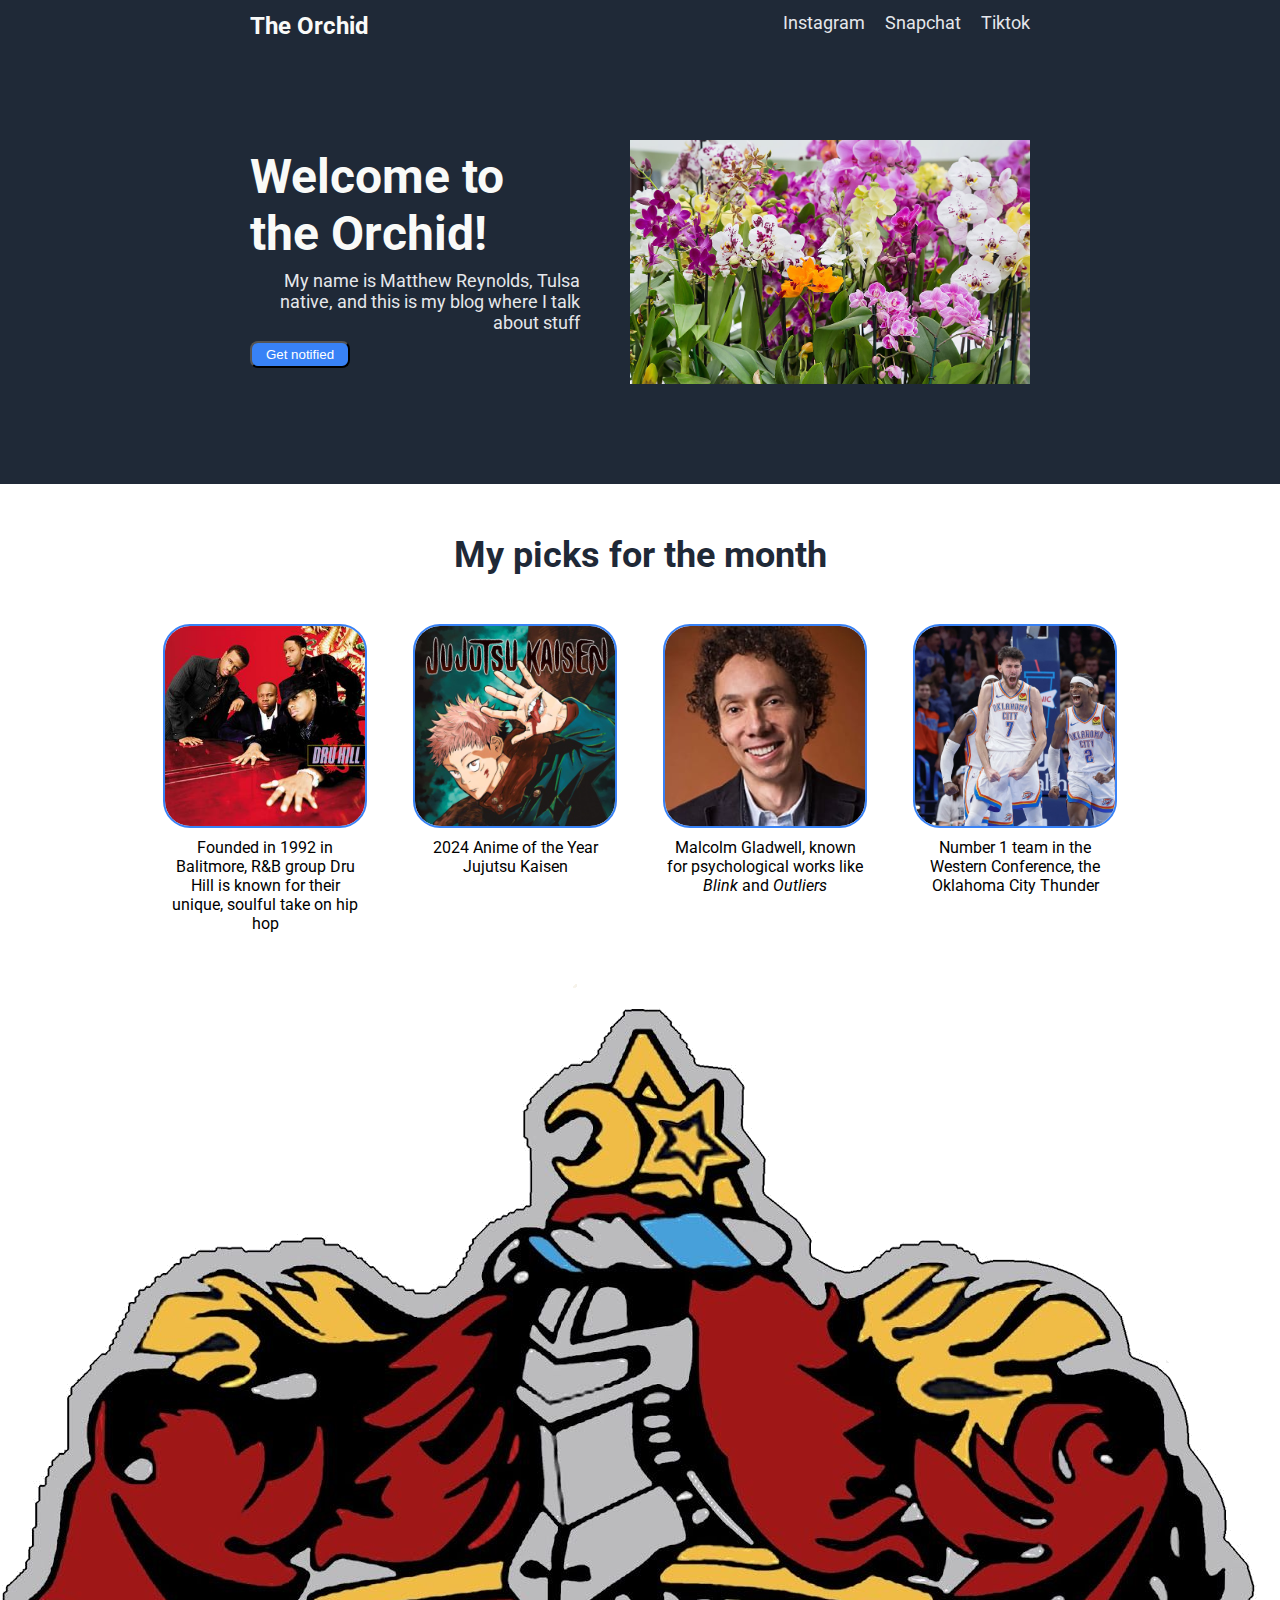
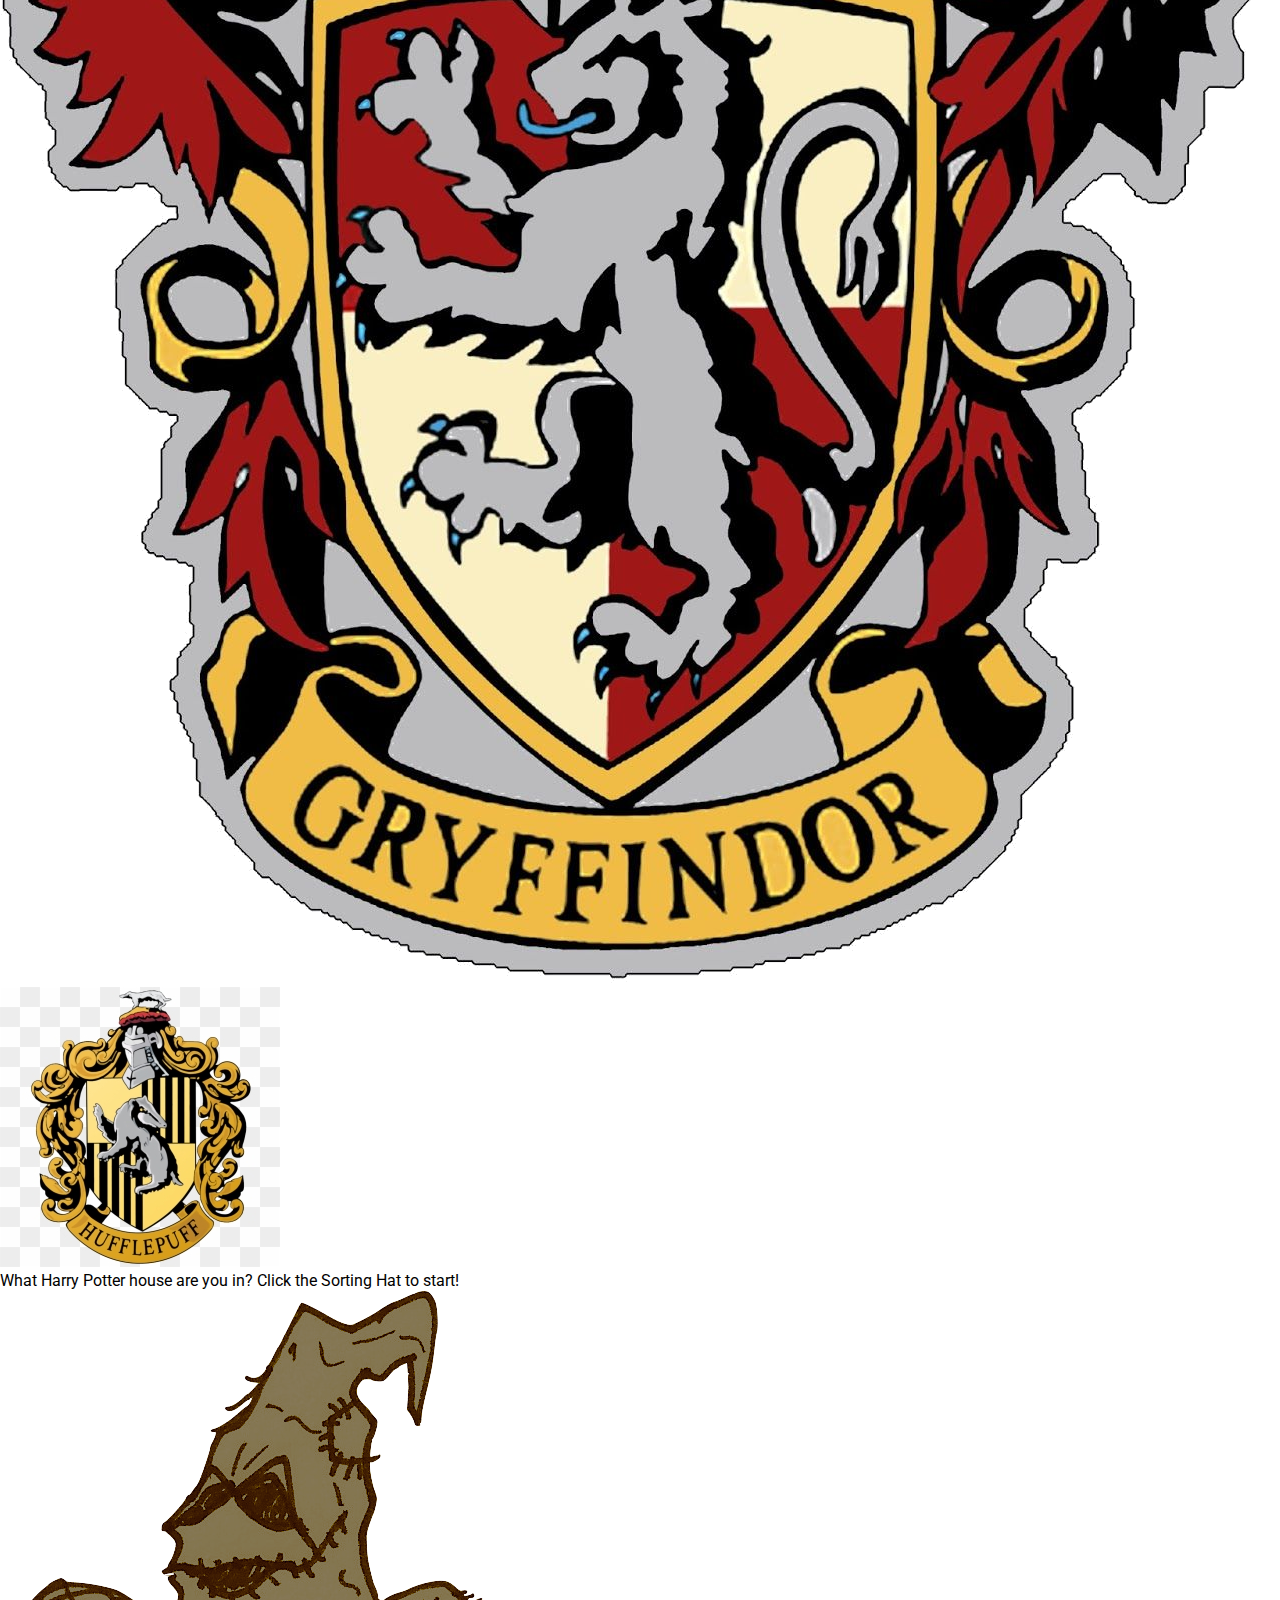
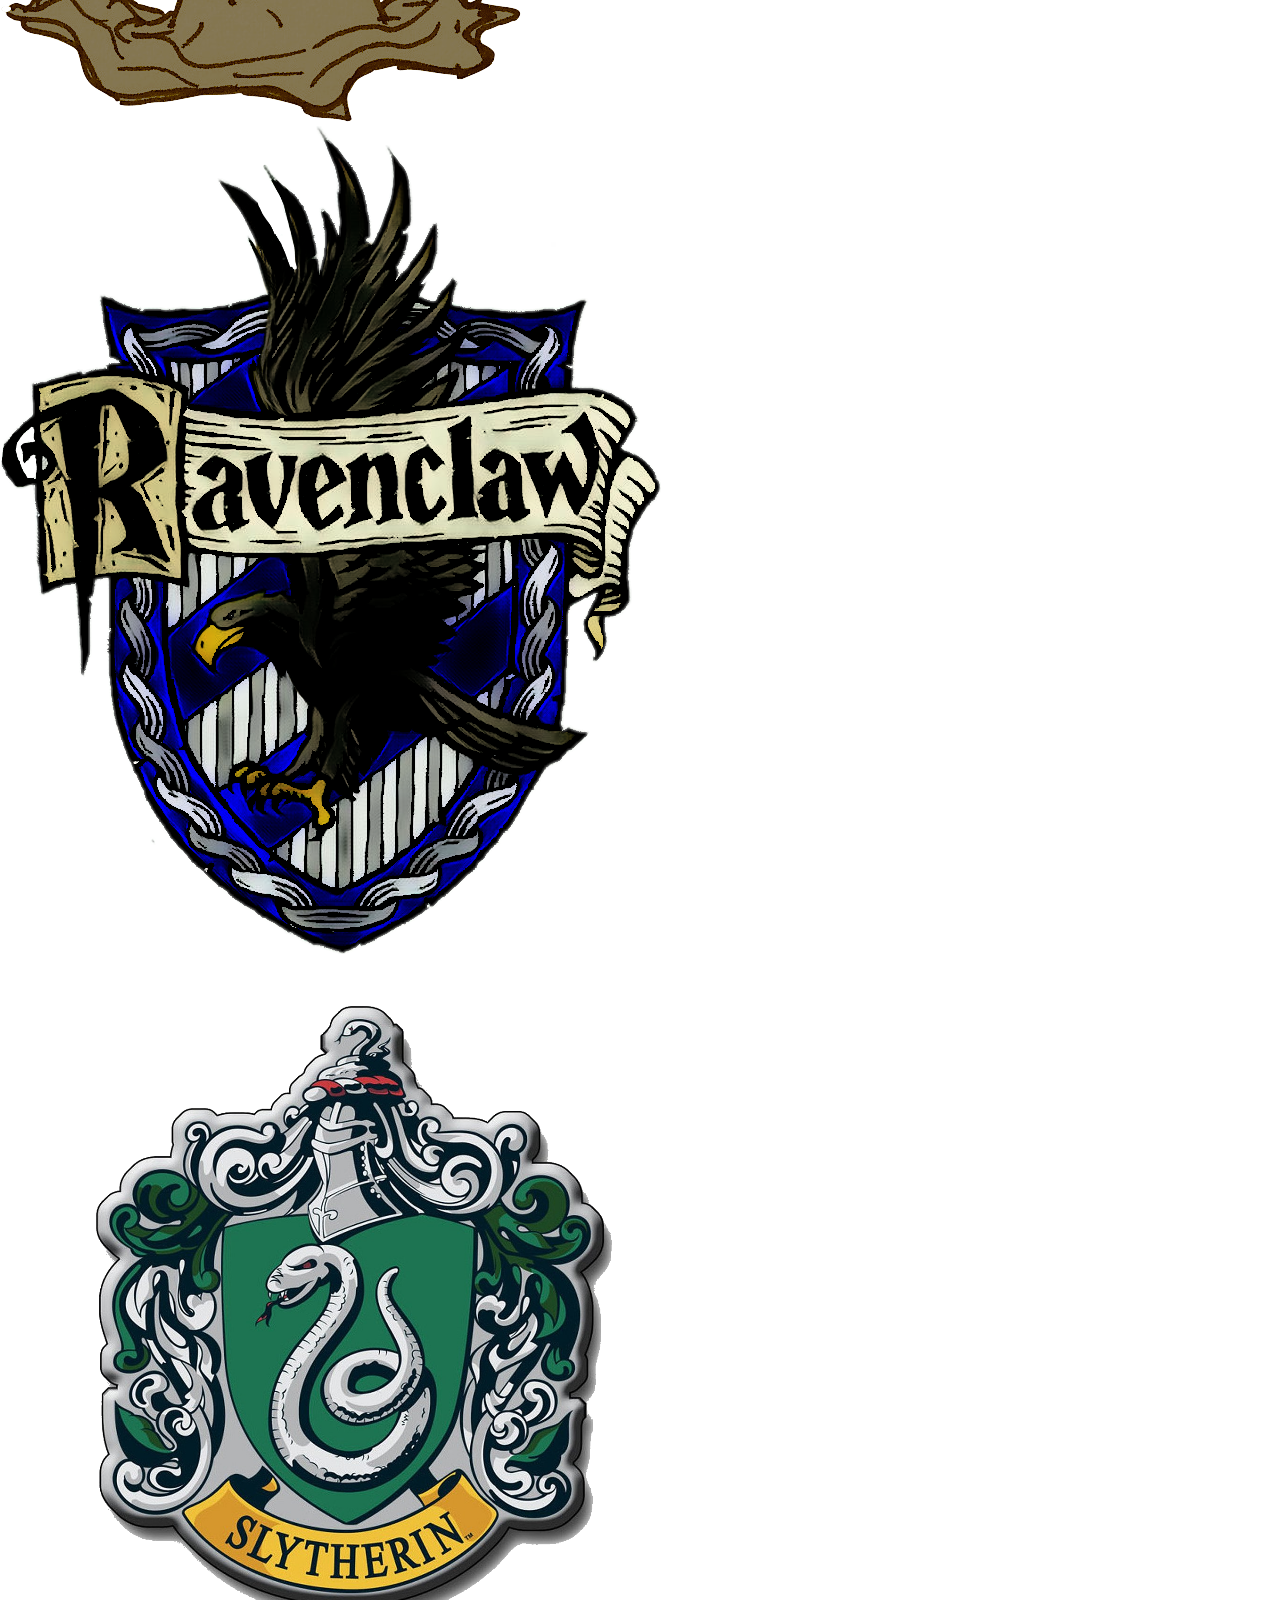
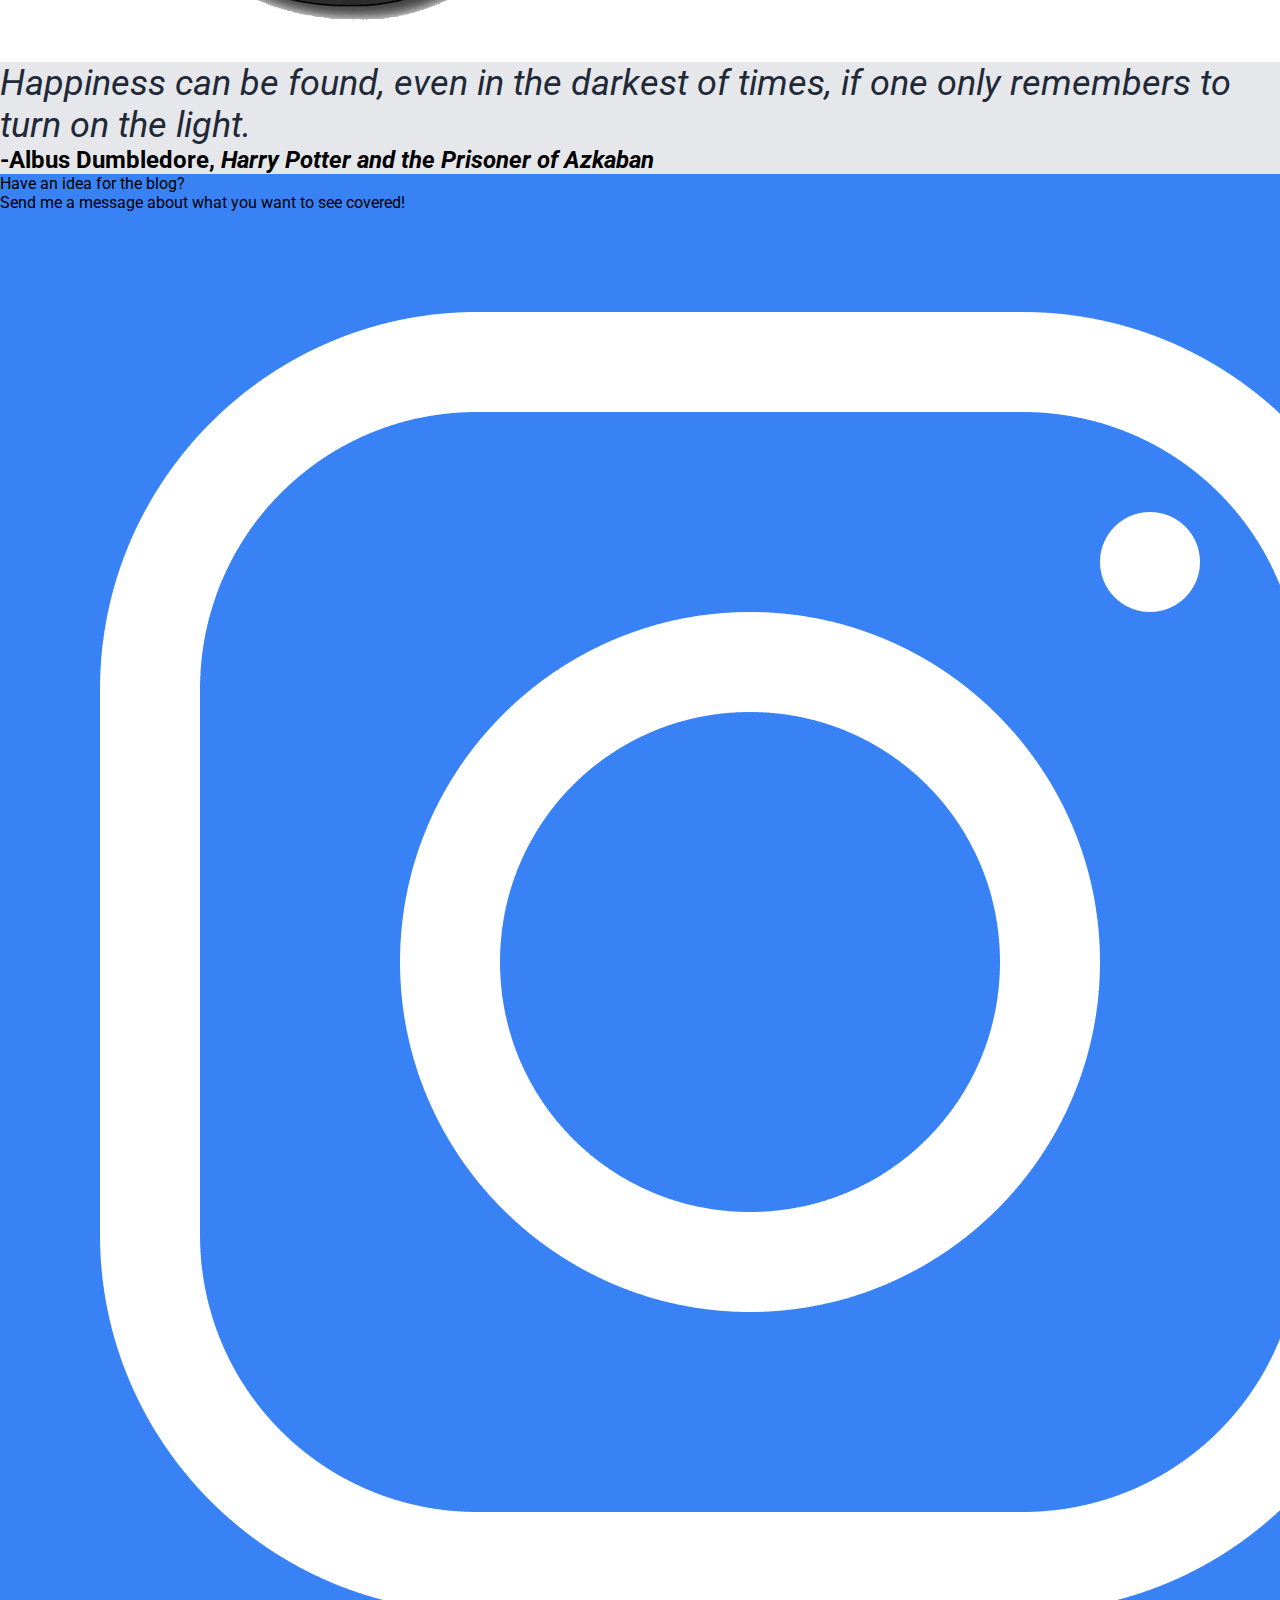
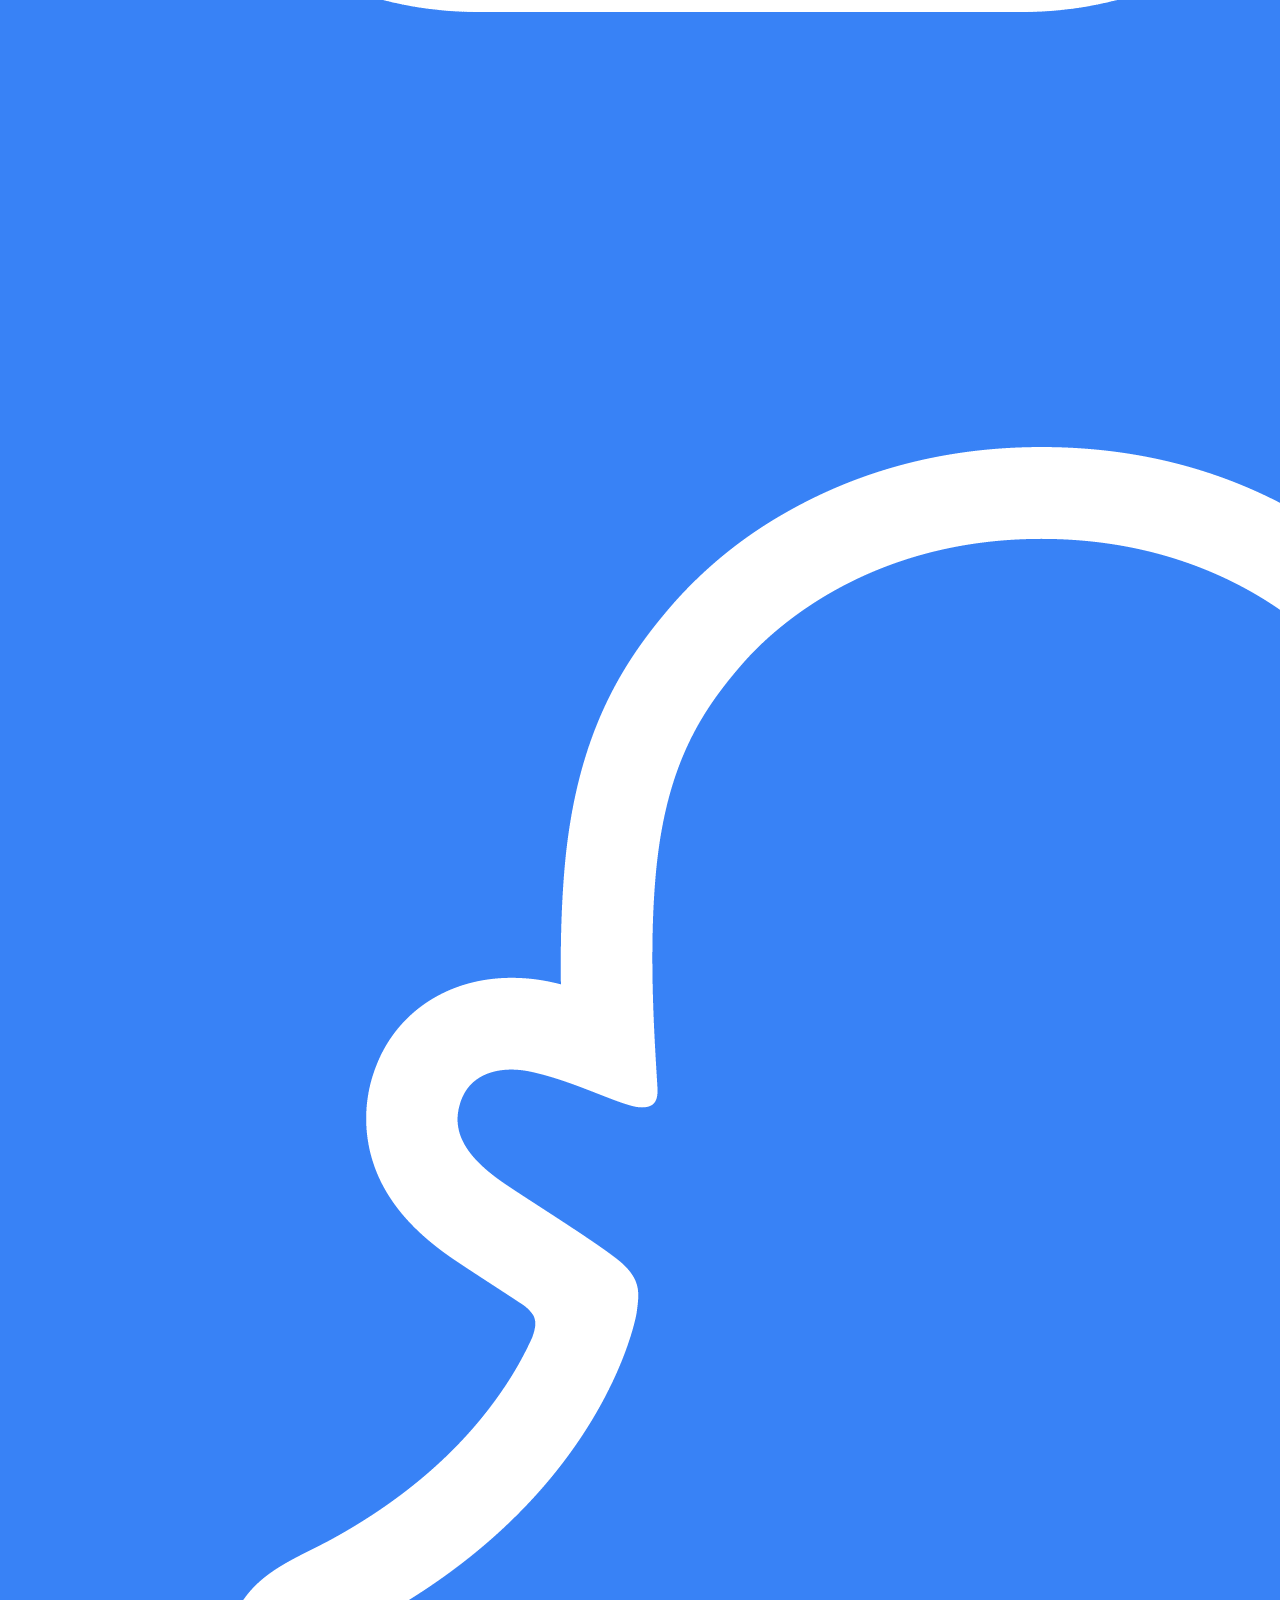
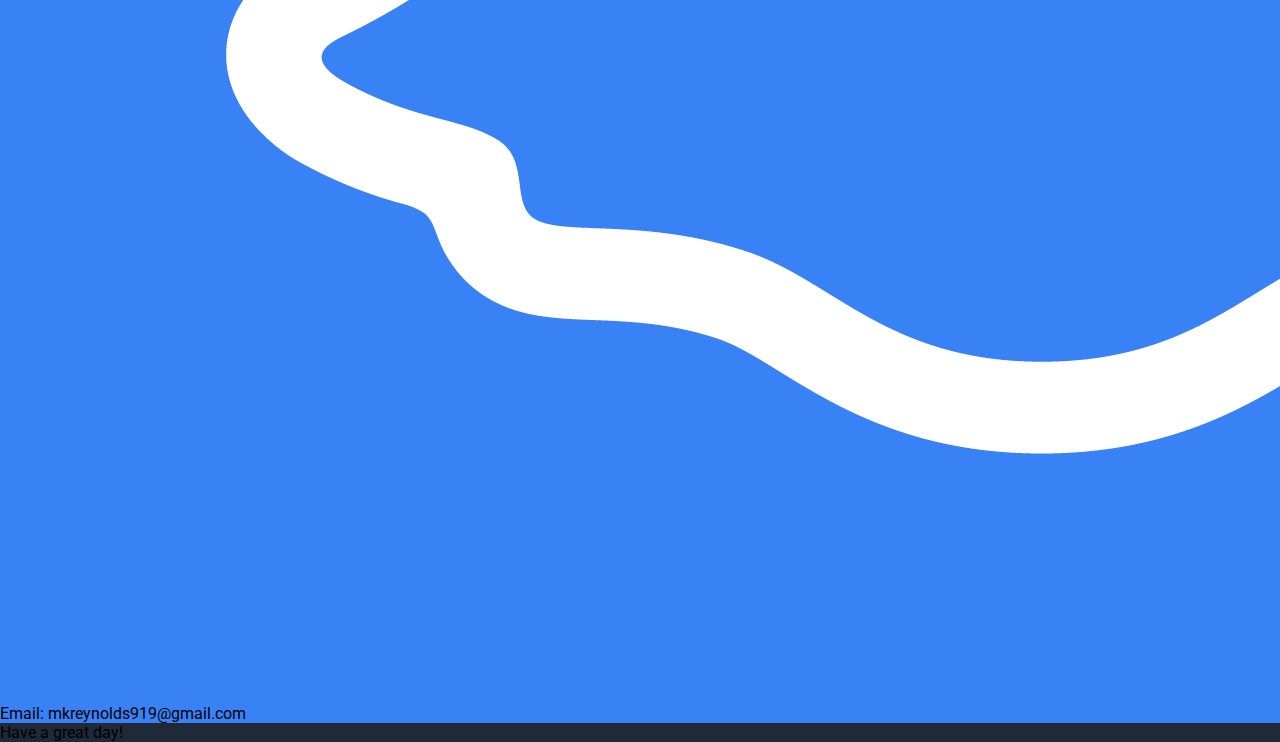
<file: index.html>
<!DOCTYPE html>
<html lang="en">
<head>
    <meta charset="UTF-8">
    <title>The Orchid</title>
    <link rel="preconnect" href="https://fonts.googleapis.com">
    <link rel="preconnect" href="https://fonts.gstatic.com" crossorigin>
    <link href="https://fonts.googleapis.com/css2?family=Roboto:ital,wght@0,100;0,300;0,400;0,500;0,700;0,900;1,100;1,300;1,400;1,500;1,700;1,900&display=swap" rel="stylesheet">
    <link rel="stylesheet" href="./styles.css">
<body>
    <div class="header-hero-container">
    <div class="header-container margin">
        <div class="logo">The Orchid</div>
        <div class="header-links">
            <ul>
                <li><a href="https://www.instagram.com/matthew.reynoldss/" target="_blank" rel="noopener no referrer">Instagram</a></li>
                <li><a href="https://t.snapchat.com/hJIHBQvT" target="_blank" rel="noopener no referrer">Snapchat</a></li>
                <li><a href="https://www.tiktok.com/@matt12hew?is_from_webapp=1&sender_device=pc" target="_blank" rel="noopener no referrer">Tiktok</a></li>
            </ul>
        </div>
    </div>
    <div class="hero-container margin">
        <div class="hero-content">
            <div class="main">Welcome to the Orchid!</div>
            <div class="sub">My name is Matthew Reynolds, Tulsa native, and this is my blog where I talk about stuff</div>
            <button class="notify-button">Get notified</button>
            <div class="image-caption"></div>
        </div>
        <img class="hero-image" src="./images/orchid.jpg" alt="Orchids!">
    </div>
    </div>
    <div class="info-container">
        <div class="info-header">My picks for the month</div>
        <div class="images-container">
            <div class="info">
                <img src="./images/druhill.jpg" alt="R&B group Dru Hill">
                <div class="text">Founded in 1992 in Balitmore, R&B group Dru Hill is known for their unique, soulful take on hip hop</div>
            </div>
            <div class="info">
                <img src="./images/jjk.jpg" alt="Jujutsu Kaisen's main character, Yuji Itadori">
                <div class="text">2024 Anime of the Year Jujutsu Kaisen</div>
            </div>
            <div class="info">
                <img src="./images/gladwell.jpeg" alt="Renowned psychology author Malcolm Gladwell">
                <div class="text">Malcolm Gladwell, known for psychological works like <em>Blink</em> and <em>Outliers</em></div>
            </div>
            <div class="info">
                <img src="./images/thunder.jpg" alt="Thunder players Chet Holmgren (left) and Shai Gilgeous-Alexander (right)">
                <div class="text">Number 1 team in the Western Conference, the Oklahoma City Thunder</div>
            </div>
        </div>
    </div>
    <div class="hp-container">
        <div class="house-container gryffindor">
            <img src="./images/gryffindor.png" alt="Gryffindor crest">
        </div>
        <div class="house-container hufflepuff">
            <img src="./images/hufflepuff.png" alt="Hufflepuff crest">
        </div>
        <div class="quiz-container">
             <div class="text">What Harry Potter house are you in? Click the Sorting Hat to start!</div>
             <a href="./sorting.html"><img src="./images/sorting-hat.png" alt="Sorting Hat"></a>
        </div>
        <div class="house-container ravenclaw">
            <img src="./images/ravenclaw.png" alt="Ravenclaw crest">
        </div>
        <div class="house-container slytherin">
            <img src="./images/slytherin.png" alt="Slytherin crest">
        </div>
    </div>
    <div class="quote-container">
        <div class="quote child">
            <div class="main"><em>Happiness can be found, even in the darkest of times, if one only remembers to turn on the light.</em></div>
            <div class="sub">-Albus Dumbledore, <em>Harry Potter and the Prisoner of Azkaban</em></div>
        </div>
    </div>
    <div class="socials-container">
        <div class="child">
            <div class="text-container">
                <div class="main">Have an idea for the blog?</div>
                <div class="sub">Send me a message about what you want to see covered!</div>
            </div>
            <div class="contact-container">
            <div class="social-links">
                <a href="https://www.instagram.com/matthew.reynoldss/" target="_blank" rel="noopener no referrer" class="instagram"><img src="./images/instagram.png" alt="Instagram logo"></a>
                <a href="https://t.snapchat.com/hJIHBQvT" target="_blank" rel="noopener no referrer" class="snapchat"><img src="./images/snapchat.png" alt="Snapchat logo"></a>
            </div>
            <div class="email">Email: mkreynolds919@gmail.com</div>
            </div>
        </div>
    </div>
    <div class="footer">Have a great day!</div>
</body>
</html>
</file>
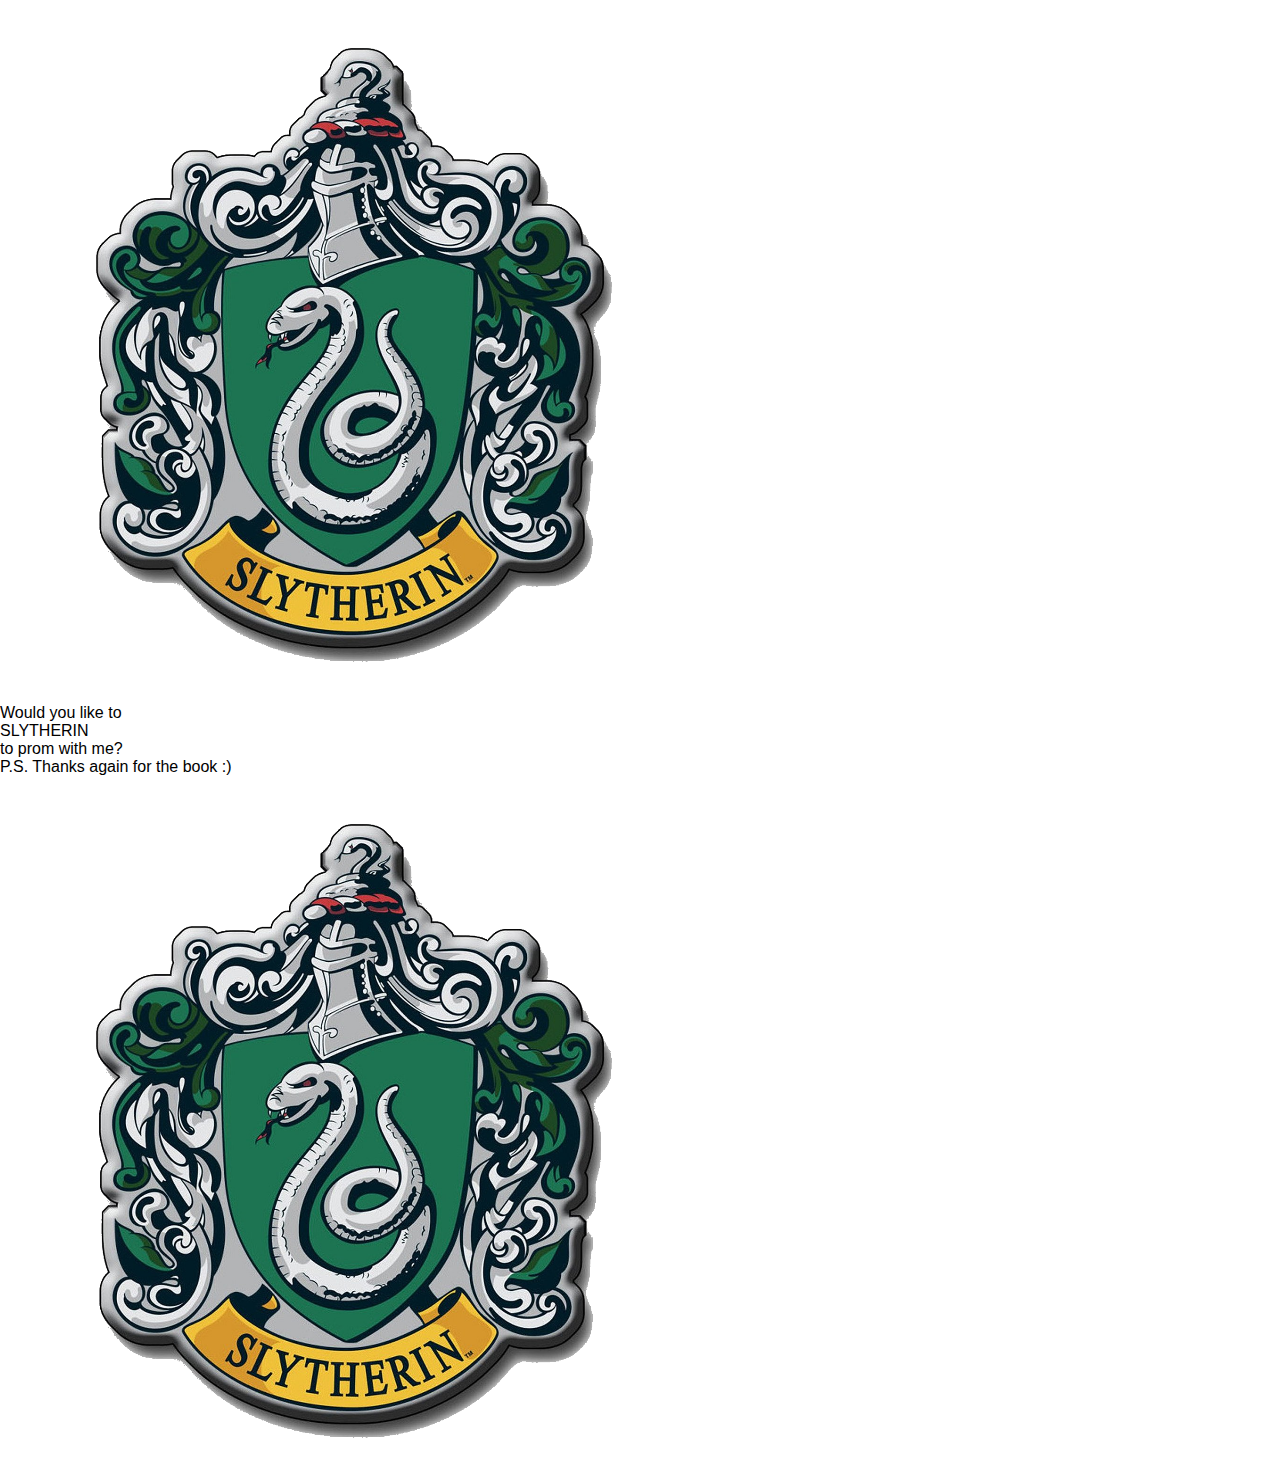
<file: result.html>
<!DOCTYPE html>
<html lang="en">
<head>
    <meta charset="UTF-8">
    <meta name="viewport" content="width=device-width, initial-scale=1.0">
    <title>The Orchid - Sorting Result</title>
    <link href="./styles.css" rel="stylesheet">
</head>
<body class="result">
    <div class="banner slytherin"><img src="./images/slytherin.png"></div>
    <div class="result-container">
        <div class="child">
            <div class="text">Would you like to</div>
            <div class="text result">SLYTHERIN</div>
            <div class="text">to prom with me?</div>
            <div class="message">P.S. Thanks again for the book :)</div>
        </div>
    </div>
    <div class="banner slytherin"><img src="./images/slytherin.png"></div>
</body>
</html>
</file>
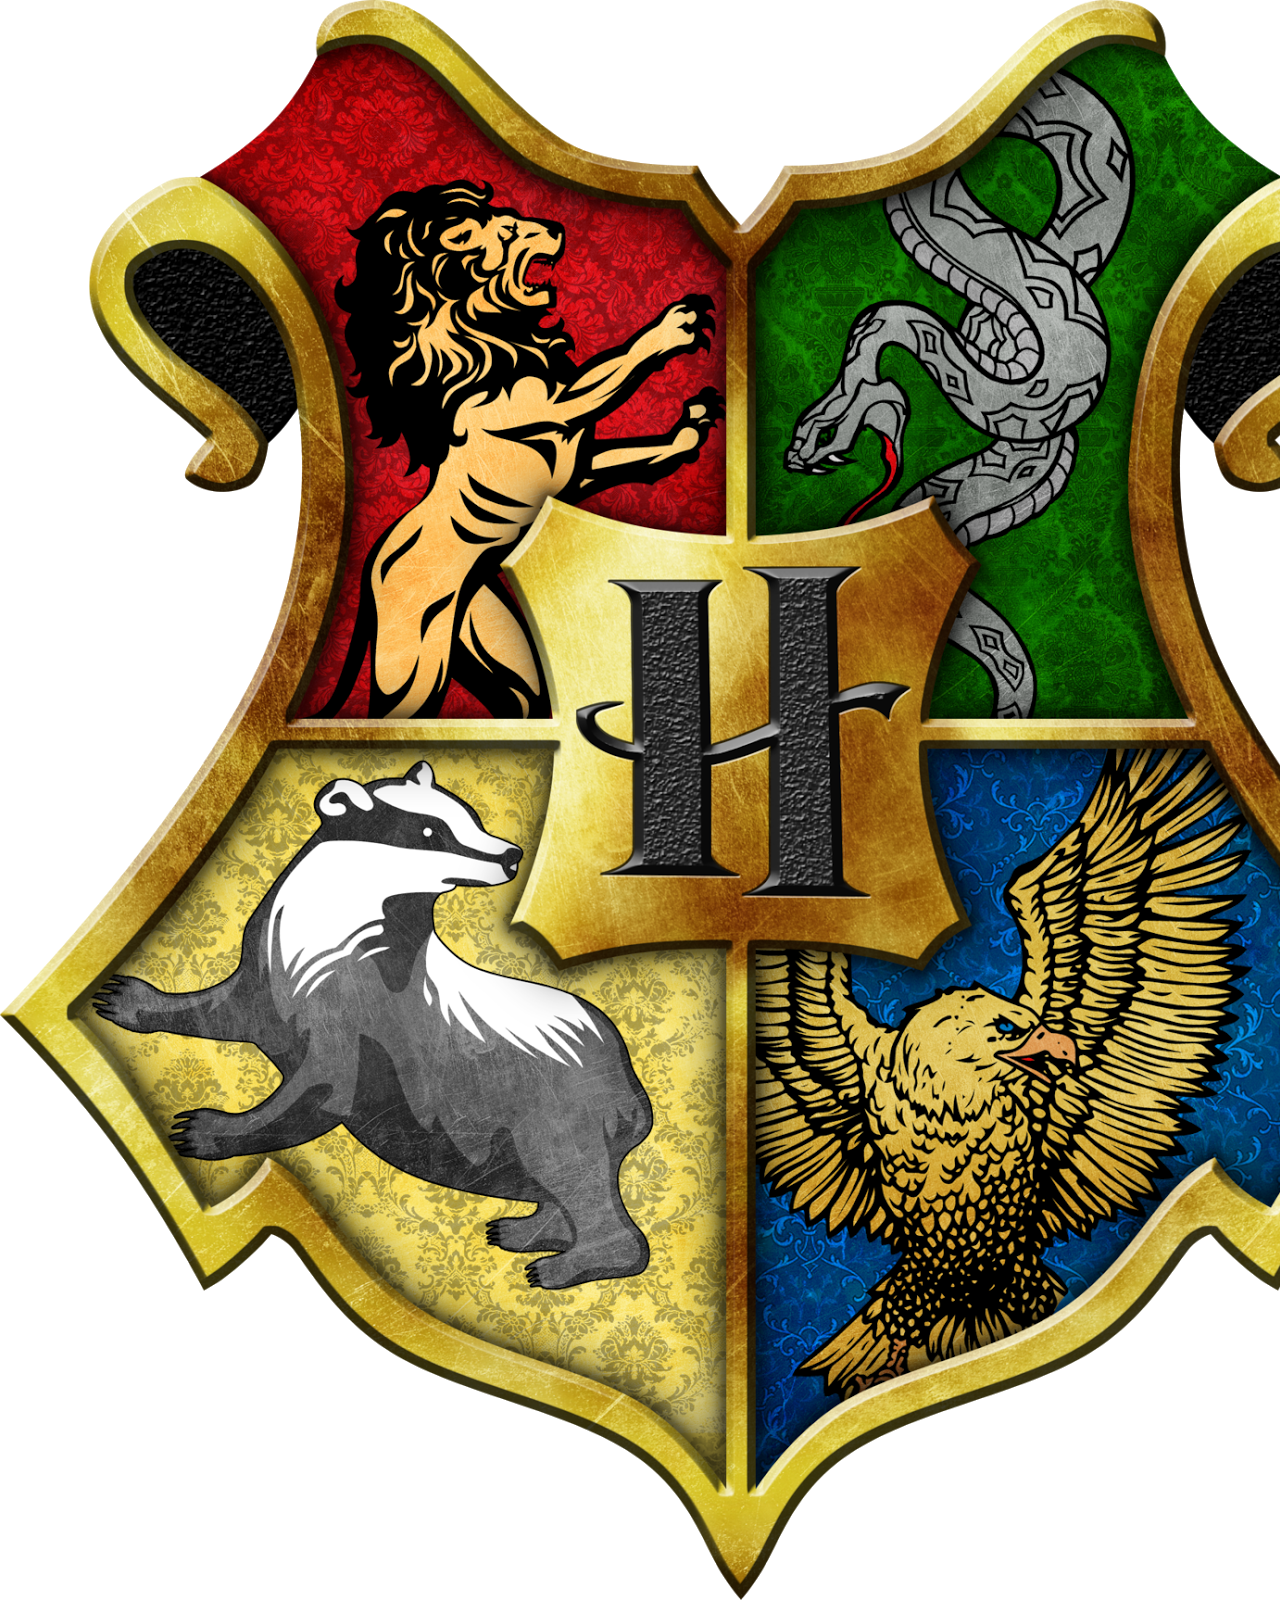
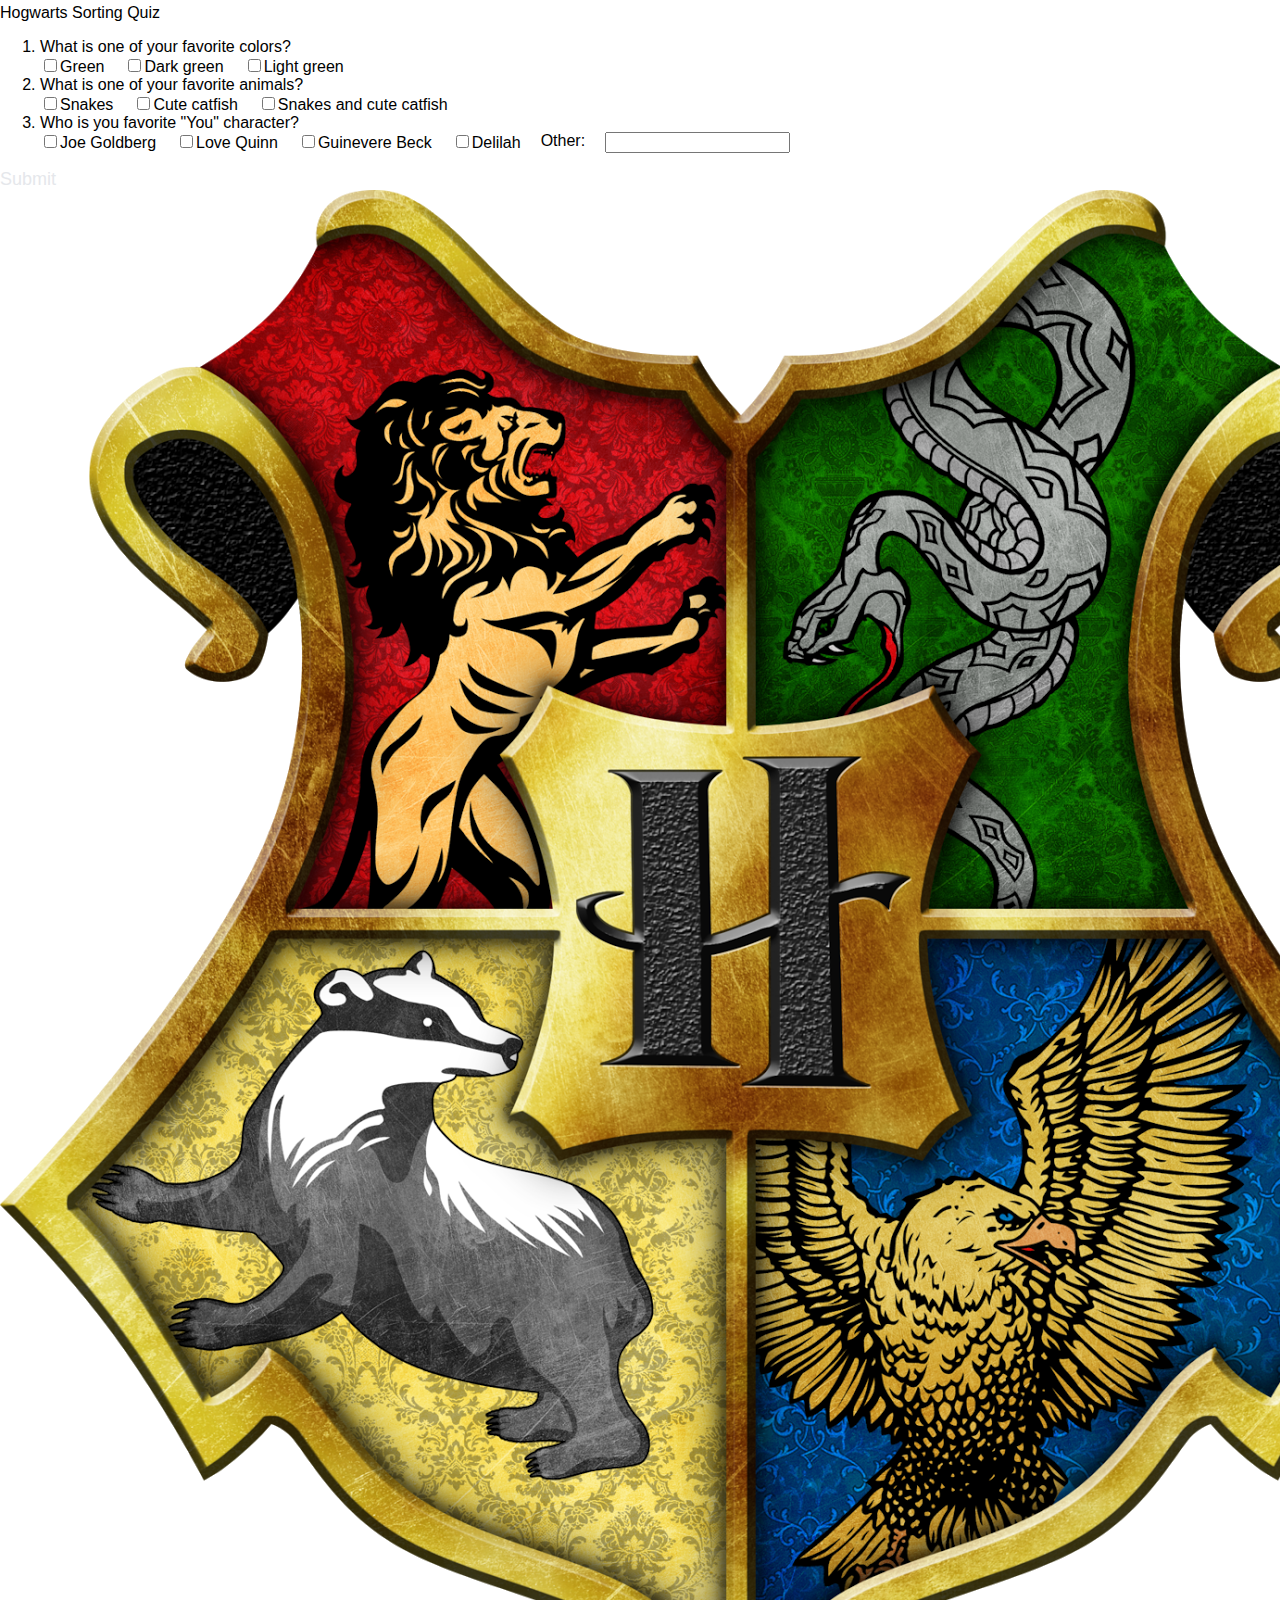
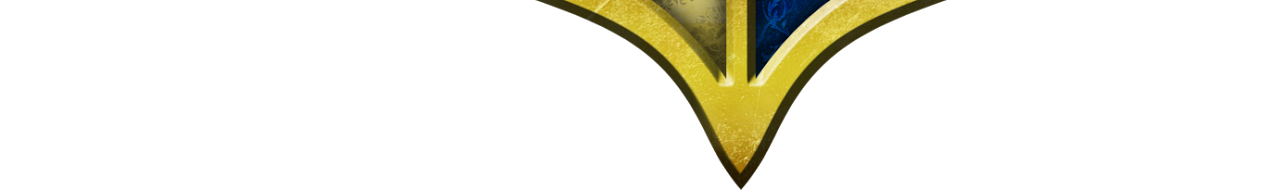
<file: sorting.html>
<!DOCTYPE html>
<html lang="en">
<head>
    <meta charset="UTF-8">
    <meta name="viewport" content="width=device-width, initial-scale=1.0">
    <title>The Orchid - Harry Potter Sorting Quiz</title>
    <link href="./styles.css" rel="stylesheet">
</head>
<body class="sorting">
   <div class="banner"><img src="./images/hogwarts.png"></div>
   <div class="questions-container">
    <div class="quiz-header">Hogwarts Sorting Quiz</div>
    <div class="questions">
        <ol>
            <li class="q">What is one of your favorite colors?
            <ul>
                <li><input type="checkbox">Green</li>
                <li><input type="checkbox">Dark green</li>
                <li><input type="checkbox">Light green</li>
            </ul>
            </li>
            <li class="q">What is one of your favorite animals?
            <ul>
                <li><input type="checkbox">Snakes</li>
                <li><input type="checkbox">Cute catfish</li>
                <li><input type="checkbox">Snakes and cute catfish</li>
            </ul>
            </li>
            <li class="q">Who is you favorite "You" character?
            <ul>
                <li><input type="checkbox">Joe Goldberg</li>
                <li><input type="checkbox">Love Quinn</li>
                <li><input type="checkbox">Guinevere Beck</li>
                <li><input type="checkbox">Delilah</li>
                <li>Other:</li>
                <li><input type="text"></li>
            </ul>
            </li>
        </ol>
    </div>
    <div class="submit-container"><a href="#">Submit</a></div>
    </div>
    <div class="banner"><img src="./images/hogwarts.png"></div>
    
</body>
</html>
</file>
<file: styles.css>
body {
    font-family: "Roboto", sans-serif;
    display: flex;
    flex-direction: column;
    padding: 0;
    margin: 0;
}


.header-hero-container,
.footer {
    background-color: #1F2937;
}

.notify-button,
.socials-container .child {
    background-color: #3882f6;
}

.header-hero-container {
    display: flex;
    flex-direction: column;
    align-items: space-between;
}

.header-container {
    display: flex;
    justify-content: space-between;
    margin-top: 12px;
}

.hero-container {
    display: flex;
    justify-content: center;
    gap: 50px;
    padding: 100px 0;
}

.hero-container.margin, 
.header-container.margin {
    margin-left: 250px;
    margin-right: 250px;
}

.hero-content {
    display: flex;
    flex-direction: column;
    flex: 1;
    gap: 8px;
    justify-content: center;
}

.hero-image {
    width: 400px;
    height: auto;
    flex: 1;
}

.info-container {
    display: flex;
    flex-direction: column;
    justify-content: center;
    align-items: center;
    padding: 50px;
    gap: 50px;
}

.info img {
    width: 200px;
    height: 200px;
    margin-bottom: 8px;
    border-radius: 25px;
    outline: 2px solid #3882f6;
}

.images-container {
    display: flex;
    justify-content: space-between;
    gap: 50px;
}

.info .text {
    text-align: center;
    width: 200px;
    height: auto;
}

.quote-container {
    display: flex;
    flex-direction: column;
    align-items: center;
    justify-content: center;
    background-color: #E5E7EB;
}

.logo {
    font-size: 24px;
    color: #F9FAF8;
    font-weight: bold;
}

.hero-content .main {
    font-size: 48px;
    font-weight: bolder;
    color: #F9FAF8;
}

.hero-content .sub {
    font-size: 18px;
    color: #E5E7EB;
    text-align: right;
}

.notify-button {
    width: 100px;
    color: white;
    padding: 4px 12px;
    border-radius: 8px;
}

.image-caption {
    color: white;
    text-align: right;
}

.info-header {
    font-size: 36px;
    font-weight: bolder;
    color: #1F2937;
}

.quote .main {
    font-size: 36px;
    color: #1F2937;
}

.quote .sub {
    font-weight: bold;
    font-size: 24px;
}

button img {
    width: 24px;
    height: auto;
}

ul {
    display: flex;
    list-style-type: none;
    margin: 0;
    padding: 0;
    gap: 20px;
}

a {
    text-decoration: none;
    color: #E5E7EB;
    font-size: 18px;
}
</file>
